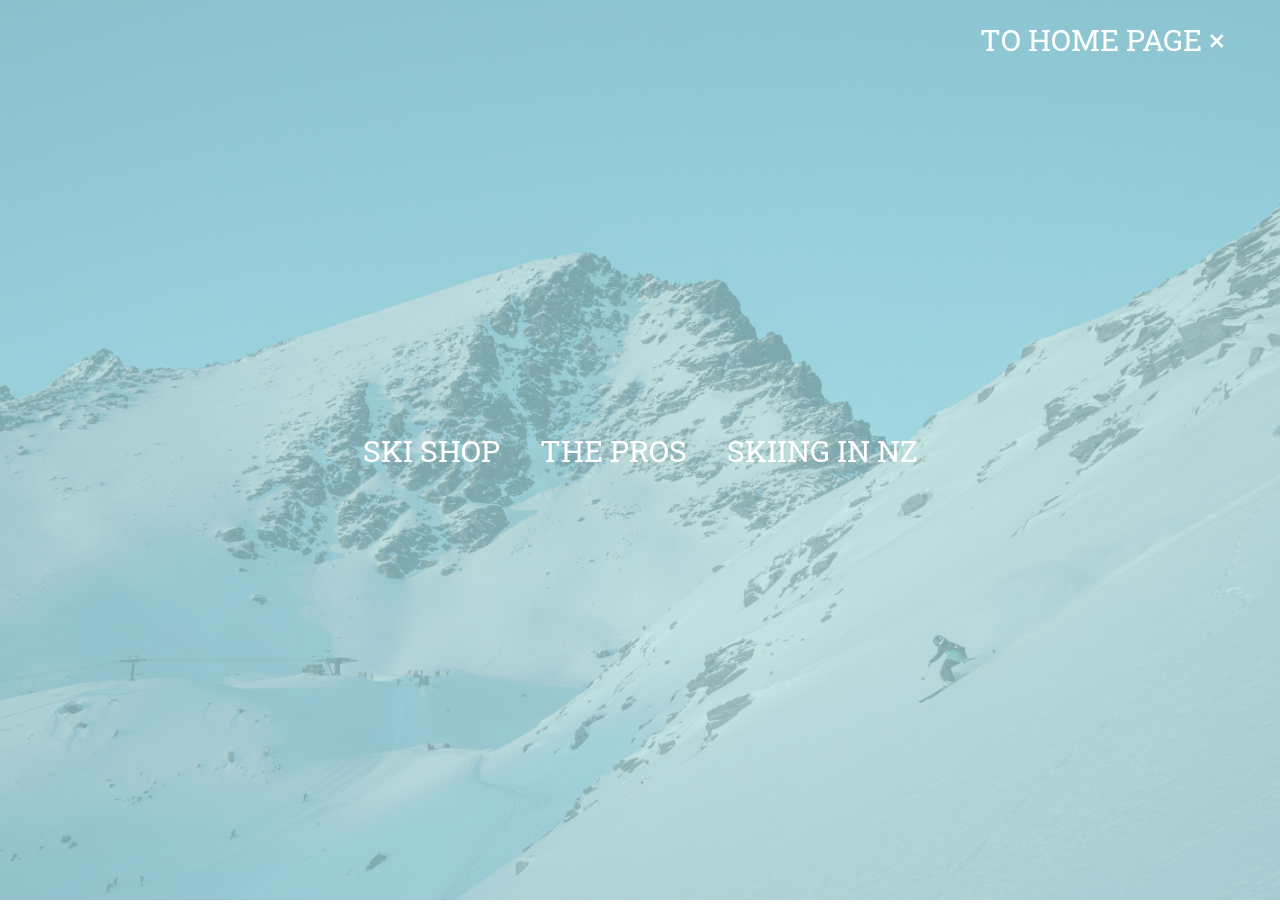
<file: index.html>
<!DOCTYPE html>
<html lang="en">
<head>
  <meta charset="UTF-8">
  <meta name="viewport" content="width=device-width, initial-scale=1.0">
  <meta http-equiv="X-UA-Compatible" content="ie=edge">
  <title>Skiers paradise</title>
  <link rel="stylesheet" href="style.css">
</head>
<body>
  <div id="overlay">
    <a href="javascript:void(0)" id="closebtn" onclick="off()">TO HOME PAGE &times;</a>
    <div id="navover">
      <a href="shop.html">SKI SHOP</a>
      <a href="pros.html">THE PROS</a>
      <a href="skinz.html">SKIING IN NZ</a>
    </div>
  </div>


  <div class="slideshow-container">
    <div class="mySlide">
      <img src="remarks-min.jpg" alt="Picture of the Remarkables">
    </div>

    <div class="mySlide">
      <img src="coronet-min.jpg" alt="Picture of Coronet Peak">
    </div>

    <div class="mySlide">
      <img src="remarks2-min.jpg" alt="Picture of the Remarkables">
    </div>

    <div class="mySlide">
      <img src="nightski-min.jpg" alt="Night skiing up Coronet Peak">
    </div>
  </div>
  <div id="underlay">
    <nav id="navigation1">
      <div class="nav-item"><a href="index.html">HOME</a></div>
      <div class="nav-item"><a href="shop.html">SKI SHOP</a></div>
      <div class="nav-item"><a href="pros.html">THE PROS</a></div>
      <div class="nav-item"><a href="skinz.html">SKIING IN NZ</a></div>
    </nav>
    <div class="sidenav">
      <button id="openbtn" onclick="openNav()">&#9776; Menu</button>
      <div id="navigation2">
        <div class="sidepanel" id="mySidepanel">
          <a href="javascript:void(0)" class="xbtn" onclick="closeNav()">&times;</a>
          <a href="index.html">HOME</a>
          <a href="shop.html">SKI SHOP</a>
          <a href="pros.html">THE PROS</a>
          <a href="skinz.html">SKIING IN NZ</a>
        </div>
    </div>
    </div>

    <div class="wrapper">
      <div class="text">
        <p>Coronet Peak and Remarkables are the two main Ski fields within the Queenstown region. The mountains are hugely popular and are incredibly significant wihin the Wakatipu basin. Every year, hundreds of thousands flock to the ski fields to get a piece of that paradise. The ski fields have provided the region with lots of jobs and infastructure. This website has everything that you need to take your skiing in New Zealand to the next level. Pick up some awesome gear at our online shop, watch some pros shred the powder and find out about the history of our wonderful ski fields.</p>
      </div>
    </div>
    <footer>
      <div class="footers">
        <div class="f-col1">
          <p>Come check us out or get in touch! </p>
          <p>PH: 025212313442</p>
          <p>EM: skiing@queenstown.com</p>
        </div>
        <div class="f-col2">
        <iframe src="https://www.google.com/maps/embed?pb=!1m18!1m12!1m3!1d2821.8635431935922!2d168.74926758948334!3d-45.02476967418438!2m3!1f0!2f0!3f0!3m2!1i1024!2i768!4f13.1!3m3!1m2!1s0xa9d51d9d00000007%3A0x9b0ca3469a313661!2sWakatipu%20High%20School!5e0!3m2!1sen!2snz!4v1630272941429!5m2!1sen!2snz" style="border:0;" allowfullscreen="" loading="lazy"></iframe>
      </div>
    </div>
    </footer>
  </div>
  <script src="script.js"></script>
</body>
</html>
</file>
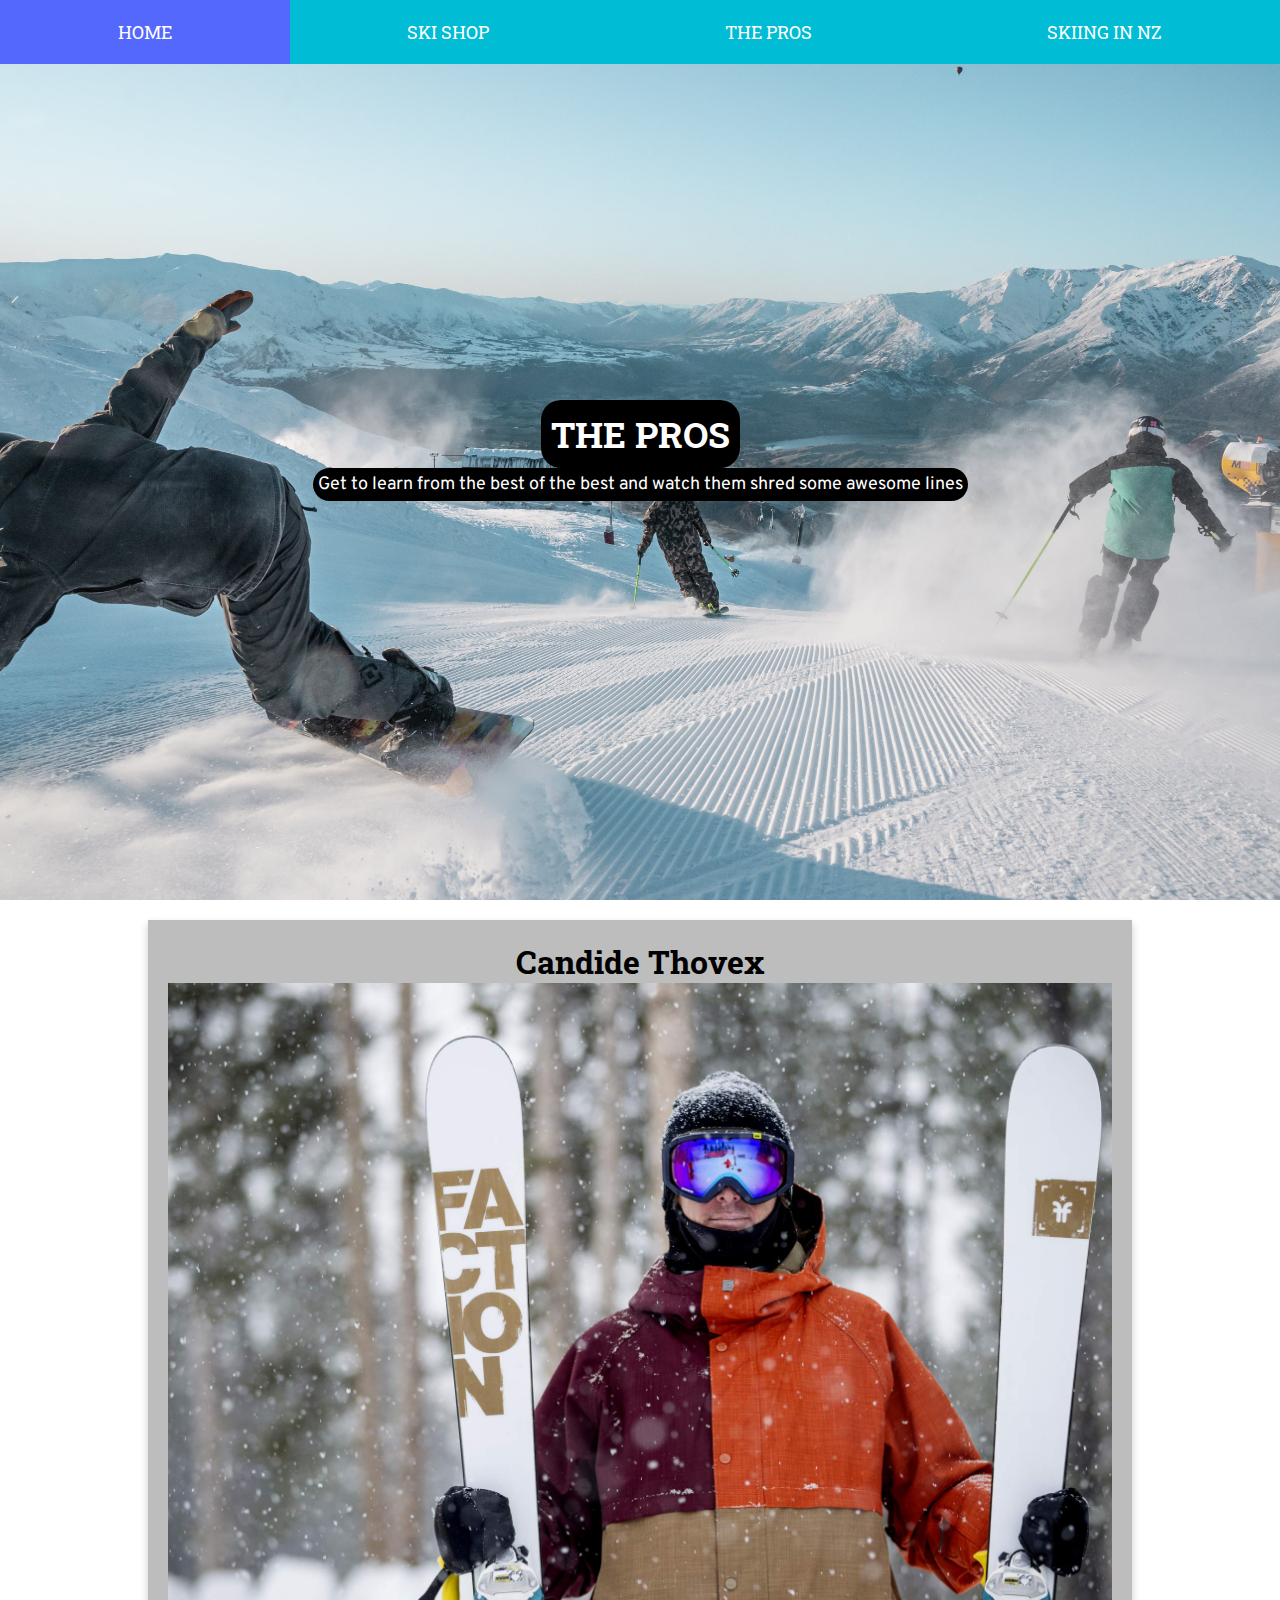
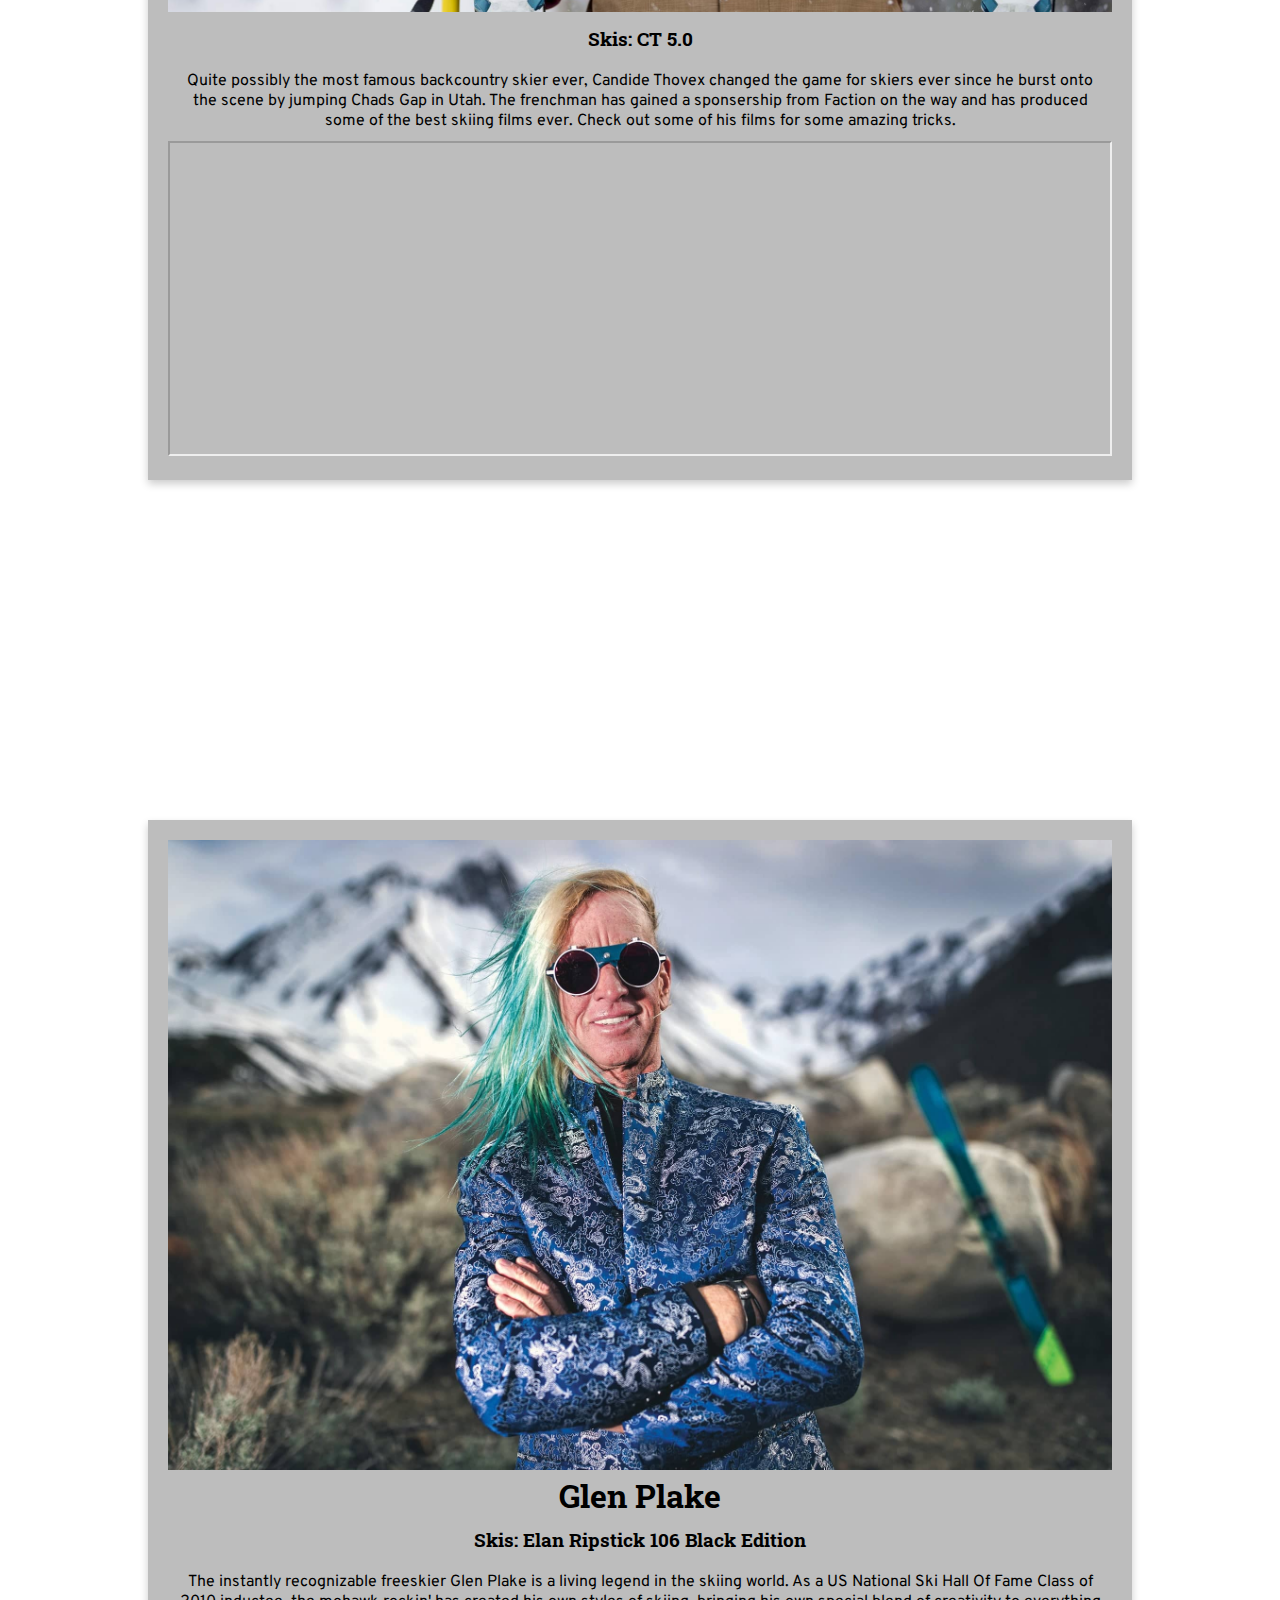
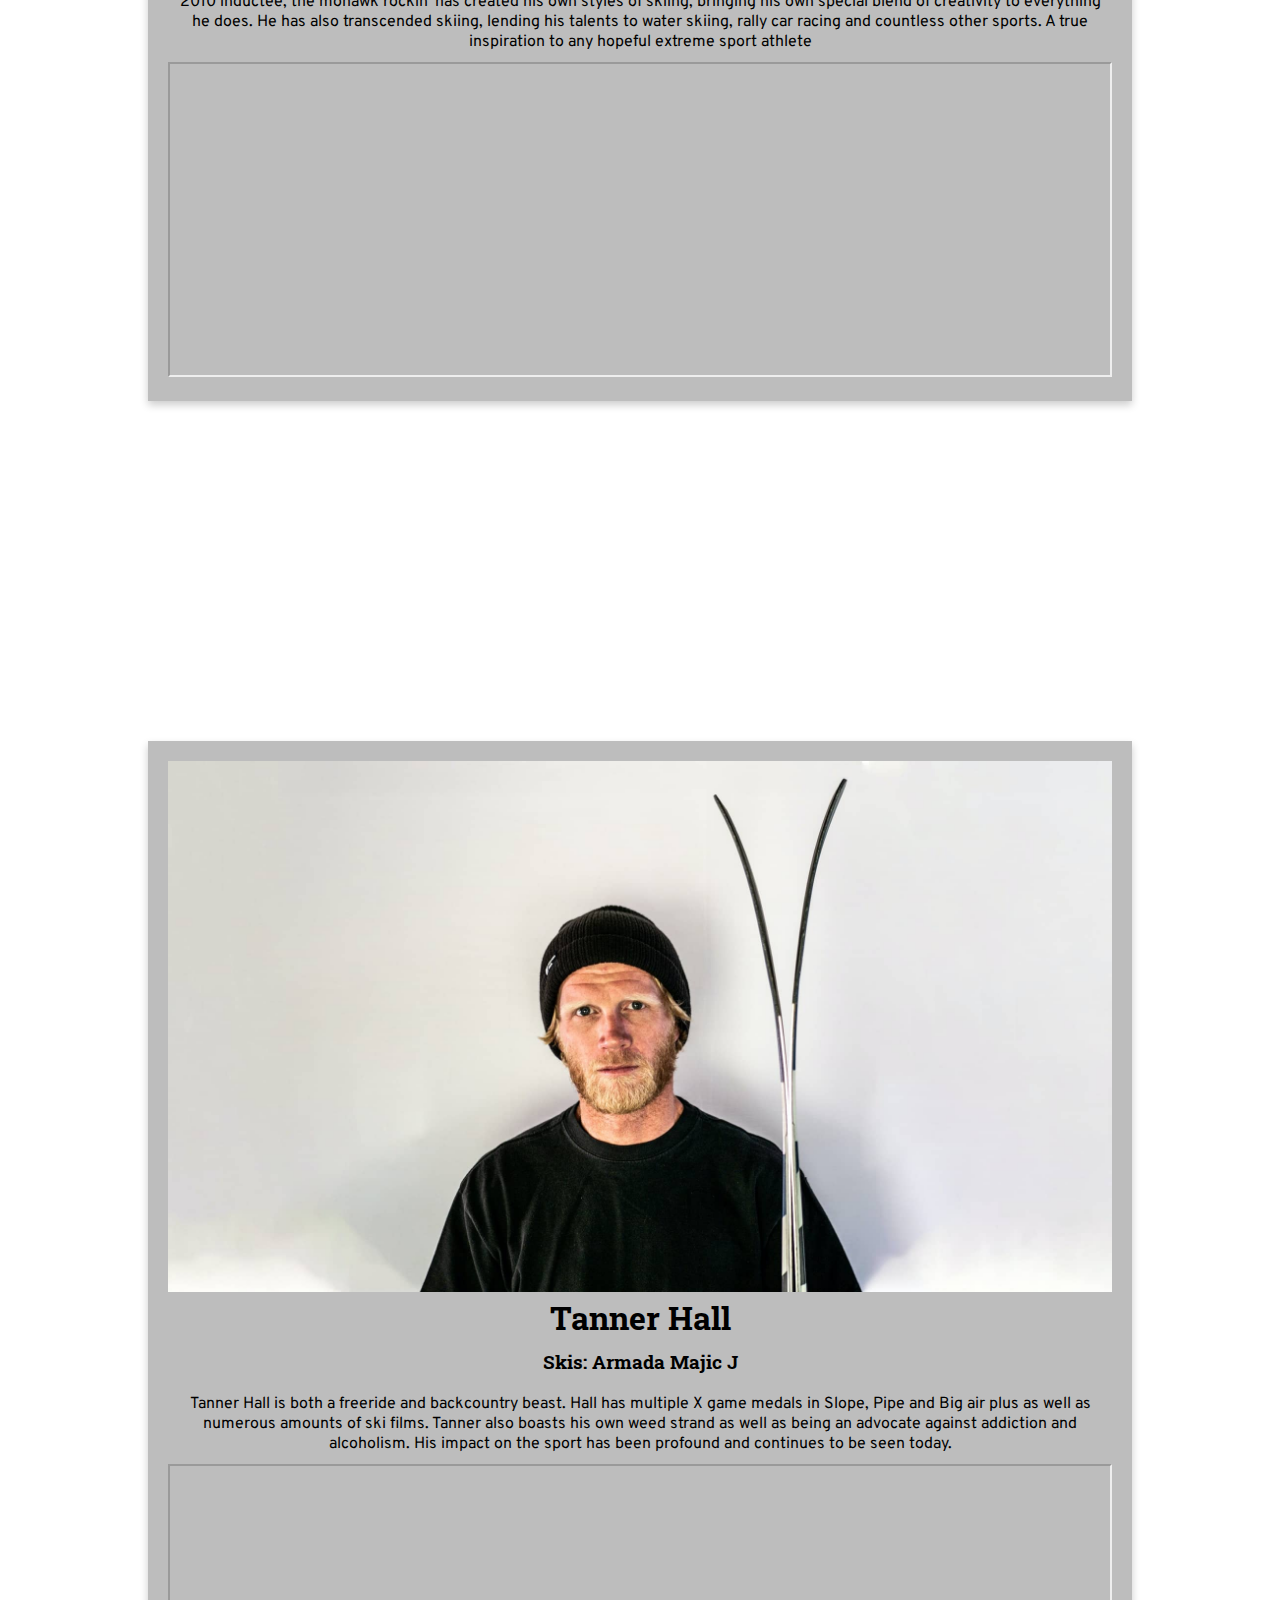
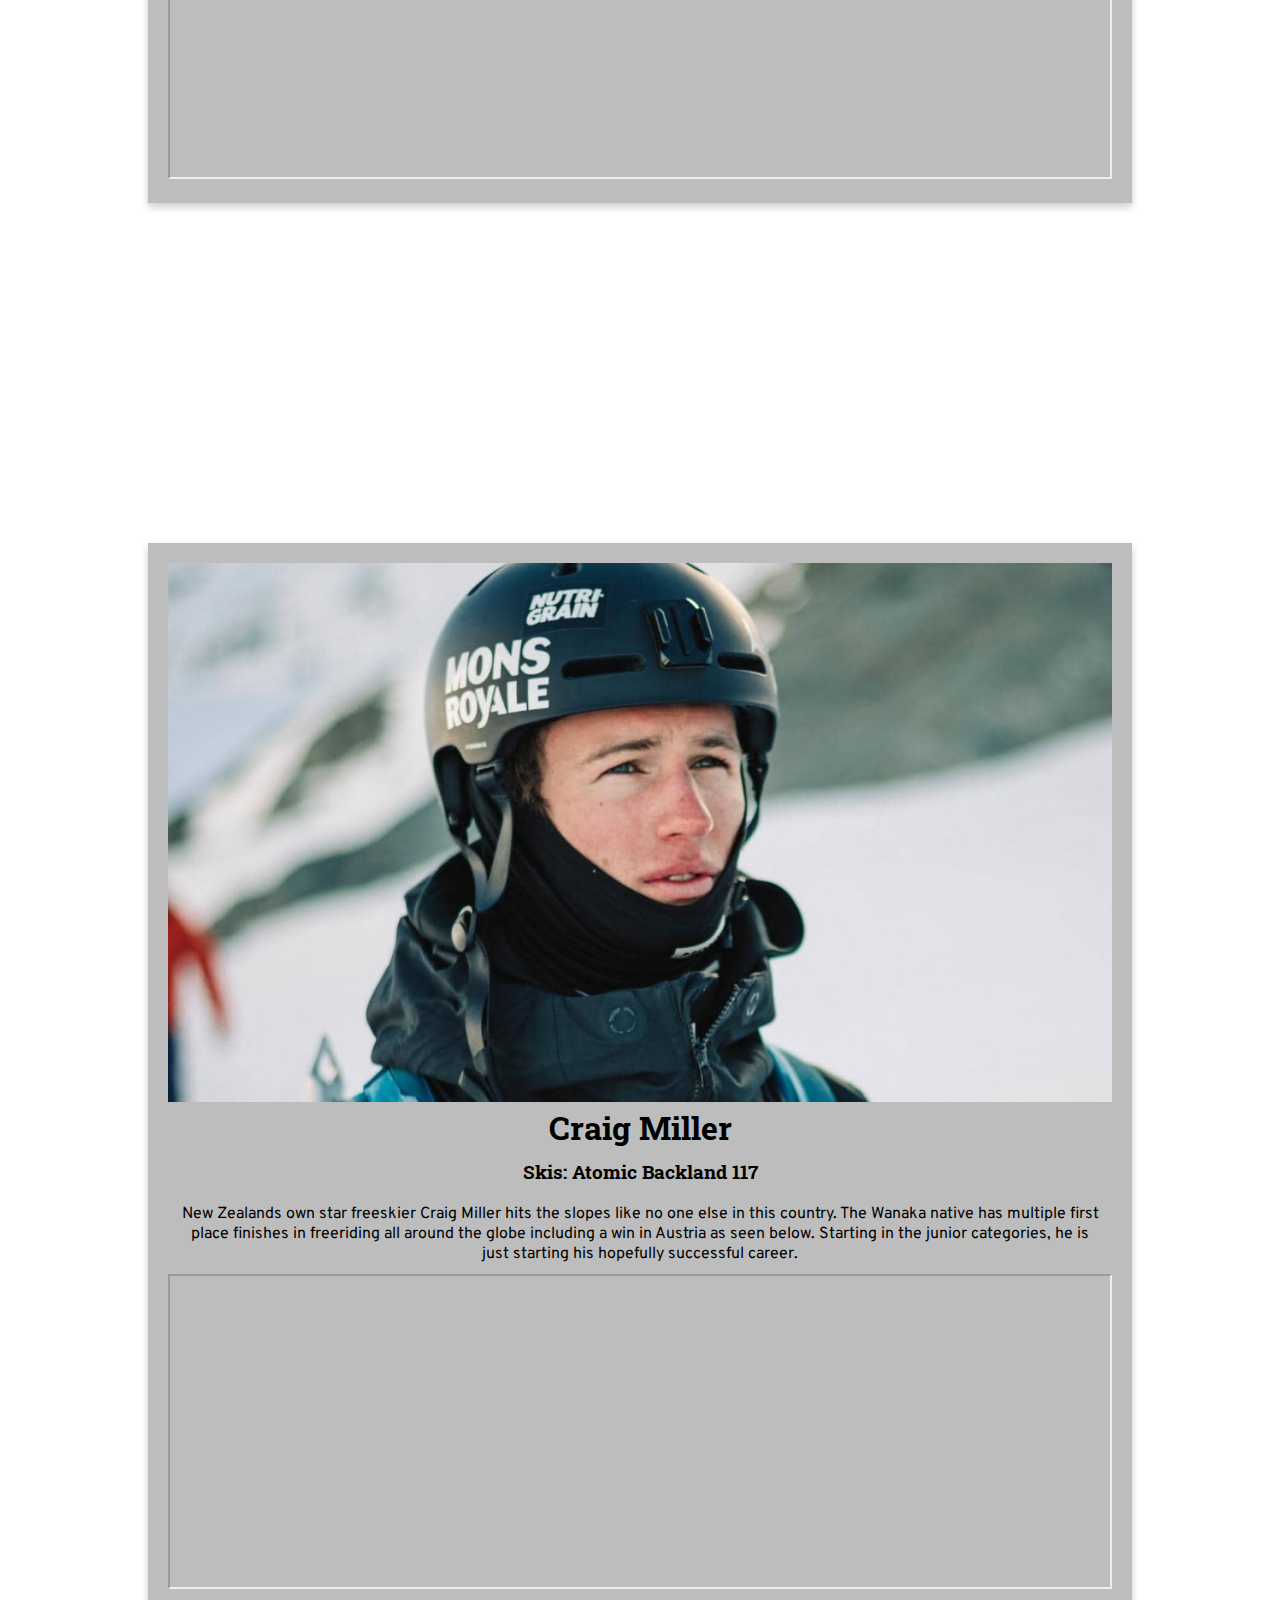
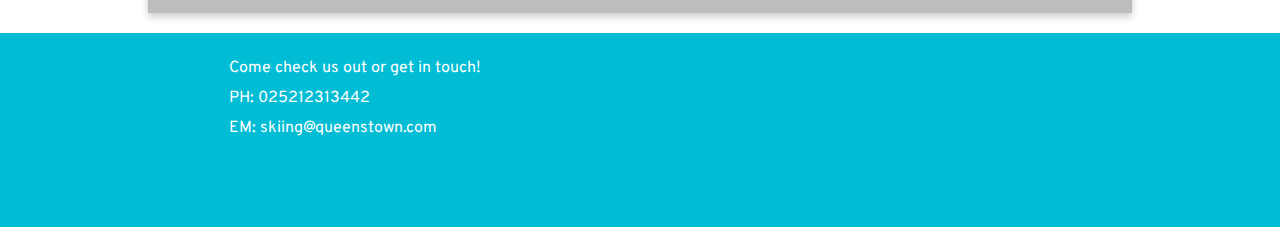
<file: pros.html>
<!DOCTYPE html>
<html lang="en">
<head>
  <meta charset="UTF-8">
  <meta name="viewport" content="width=device-width, initial-scale=1.0">
  <meta http-equiv="X-UA-Compatible" content="ie=edge">
  <title>Skiers paradise</title>
  <link rel="stylesheet" href="style.css">
</head>
<body>
  <nav id="navigation1">
    <div class="nav-item"><a href="index.html">HOME</a></div>
    <div class="nav-item"><a href="shop.html">SKI SHOP</a></div>
    <div class="nav-item"><a href="pros.html">THE PROS</a></div>
    <div class="nav-item"><a href="skinz.html">SKIING IN NZ</a></div>
  </nav>
  <div class="sidenav">
    <button id="openbtn" onclick="openNav()">&#9776; Menu</button>
    <div id="navigation2">
      <div class="sidepanel" id="mySidepanel">
        <a href="javascript:void(0)" class="xbtn" onclick="closeNav()">&times;</a>
        <a href="index.html">HOME</a>
        <a href="shop.html">SKI SHOP</a>
        <a href="pros.html">THE PROS</a>
        <a href="skinz.html">SKIING IN NZ</a>
      </div>
    </div>
  </div>
    <div id="showcasepro">
      <h1>THE PROS</h1>
      <p>Get to learn from the best of the best and watch them shred some awesome lines</p>
    </div>
    <div class="proinfo">
      <div class="procard">
        <h1>Candide Thovex</h1>
        <img src="candide-min.jpg" alt="Candide Thovex">
        <h3>Skis: <a href="https://factionskis.com/collections/candide-thovex-signature-series/products/candide-thovex-ct-5-0-ski-2122?variant=39498960371763" class="ski" target="_blank">CT 5.0</a></h3>
        <p>Quite possibly the most famous backcountry skier ever, Candide Thovex changed the game for skiers ever since he burst onto the scene by jumping Chads Gap in Utah. The frenchman has gained a sponsership from Faction on the way and has produced some of the best skiing films ever. Check out some of his films for some amazing tricks.</p>
        <iframe width="560" height="315" src="https://www.youtube.com/embed/NHrwcQQ38bA" title="YouTube video player" allow="accelerometer; autoplay; clipboard-write; encrypted-media; gyroscope; picture-in-picture" allowfullscreen></iframe>
      </div>


    </div>
    <div class="gap-fill">
    </div>
    <div class="proinfo">
      <div class="procard">
        <img src="glenplake-min.jpg" alt="Glen Plake">
        <h1>Glen Plake</h1>
        <h3>Skis: <a href="https://elanskis.com/eu/mens-skis/freeride/ripstick-106-black-edition-adahpb21" class="ski" target="_blank">Elan Ripstick 106 Black Edition</a></h3>
        <p>The instantly recognizable freeskier Glen Plake is a living legend in the skiing world. As a US National Ski Hall Of Fame Class of 2010 inductee, the mohawk rockin' has created his own styles of skiing, bringing his own special blend of creativity to everything he does. He has also transcended skiing, lending his talents to water skiing, rally car racing and countless other sports. A true inspiration to any hopeful extreme sport athlete</p>
        <iframe width="560" height="315" src="https://www.youtube.com/embed/ipIa-cbOMaE" title="YouTube video player" allow="accelerometer; autoplay; clipboard-write; encrypted-media; gyroscope; picture-in-picture" allowfullscreen></iframe>
      </div>
    </div>
    <div class="gap-fill2">
    </div>
    <div class="proinfo">
      <div class="procard">
        <img src="tanner-min.jpg" alt="Tanner Hall">
        <h1>Tanner Hall</h1>
        <h3>Skis: <a href="https://shop.armadaskis.com/en-us/products/magic-j-ra0265.html" class="ski" target="_blank">Armada Majic J</a></h3>
        <p>Tanner Hall is both a freeride and backcountry beast. Hall has multiple X game medals in Slope, Pipe and Big air plus as well as numerous amounts of ski films. Tanner also boasts his own weed strand as well as being an advocate against addiction and alcoholism. His impact on the sport has been profound and continues to be seen today.</p>
        <iframe width="560" height="315" src="https://www.youtube.com/embed/IUOtP2i_C9k" title="YouTube video player" allow="accelerometer; autoplay; clipboard-write; encrypted-media; gyroscope; picture-in-picture" allowfullscreen></iframe>
      </div>
    </div>
    <div class="gap-fill3">
    </div>
    <div class="proinfo">
      <div class="procard">
        <img src="craig-min.jpg" alt="Craig Miller">
        <h1>Craig Miller</h1>
        <h3>Skis: <a href="https://shop.atomic.com/en-nz/products/backland-117-aa5312.html" class="ski" target="_blank">Atomic Backland 117</a></h3>
        <p>New Zealands own star freeskier Craig Miller hits the slopes like no one else in this country. The Wanaka native has multiple first place finishes in freeriding all around the globe including a win in Austria as seen below. Starting in the junior categories, he is just starting his hopefully successful career.</p>
        <iframe width="560" height="315" src="https://www.youtube.com/embed/kAAJROG1byQ" title="YouTube video player" allow="accelerometer; autoplay; clipboard-write; encrypted-media; gyroscope; picture-in-picture" allowfullscreen></iframe>
      </div>
    </div>

    <footer>
      <div class="footers">
        <div class="f-col1">
          <p>Come check us out or get in touch! </p>
          <p>PH: 025212313442</p>
          <p>EM: skiing@queenstown.com</p>
        </div>
          <div class="f-col2">
            <iframe src="https://www.google.com/maps/embed?pb=!1m18!1m12!1m3!1d2821.8635431935922!2d168.74926758948334!3d-45.02476967418438!2m3!1f0!2f0!3f0!3m2!1i1024!2i768!4f13.1!3m3!1m2!1s0xa9d51d9d00000007%3A0x9b0ca3469a313661!2sWakatipu%20High%20School!5e0!3m2!1sen!2snz!4v1630272941429!5m2!1sen!2snz" style="border:0;" allowfullscreen="" loading="lazy"></iframe>
        </div>
      </div>
    </footer>
  <script src="script.js"></script>
</body>
</html>
</file>
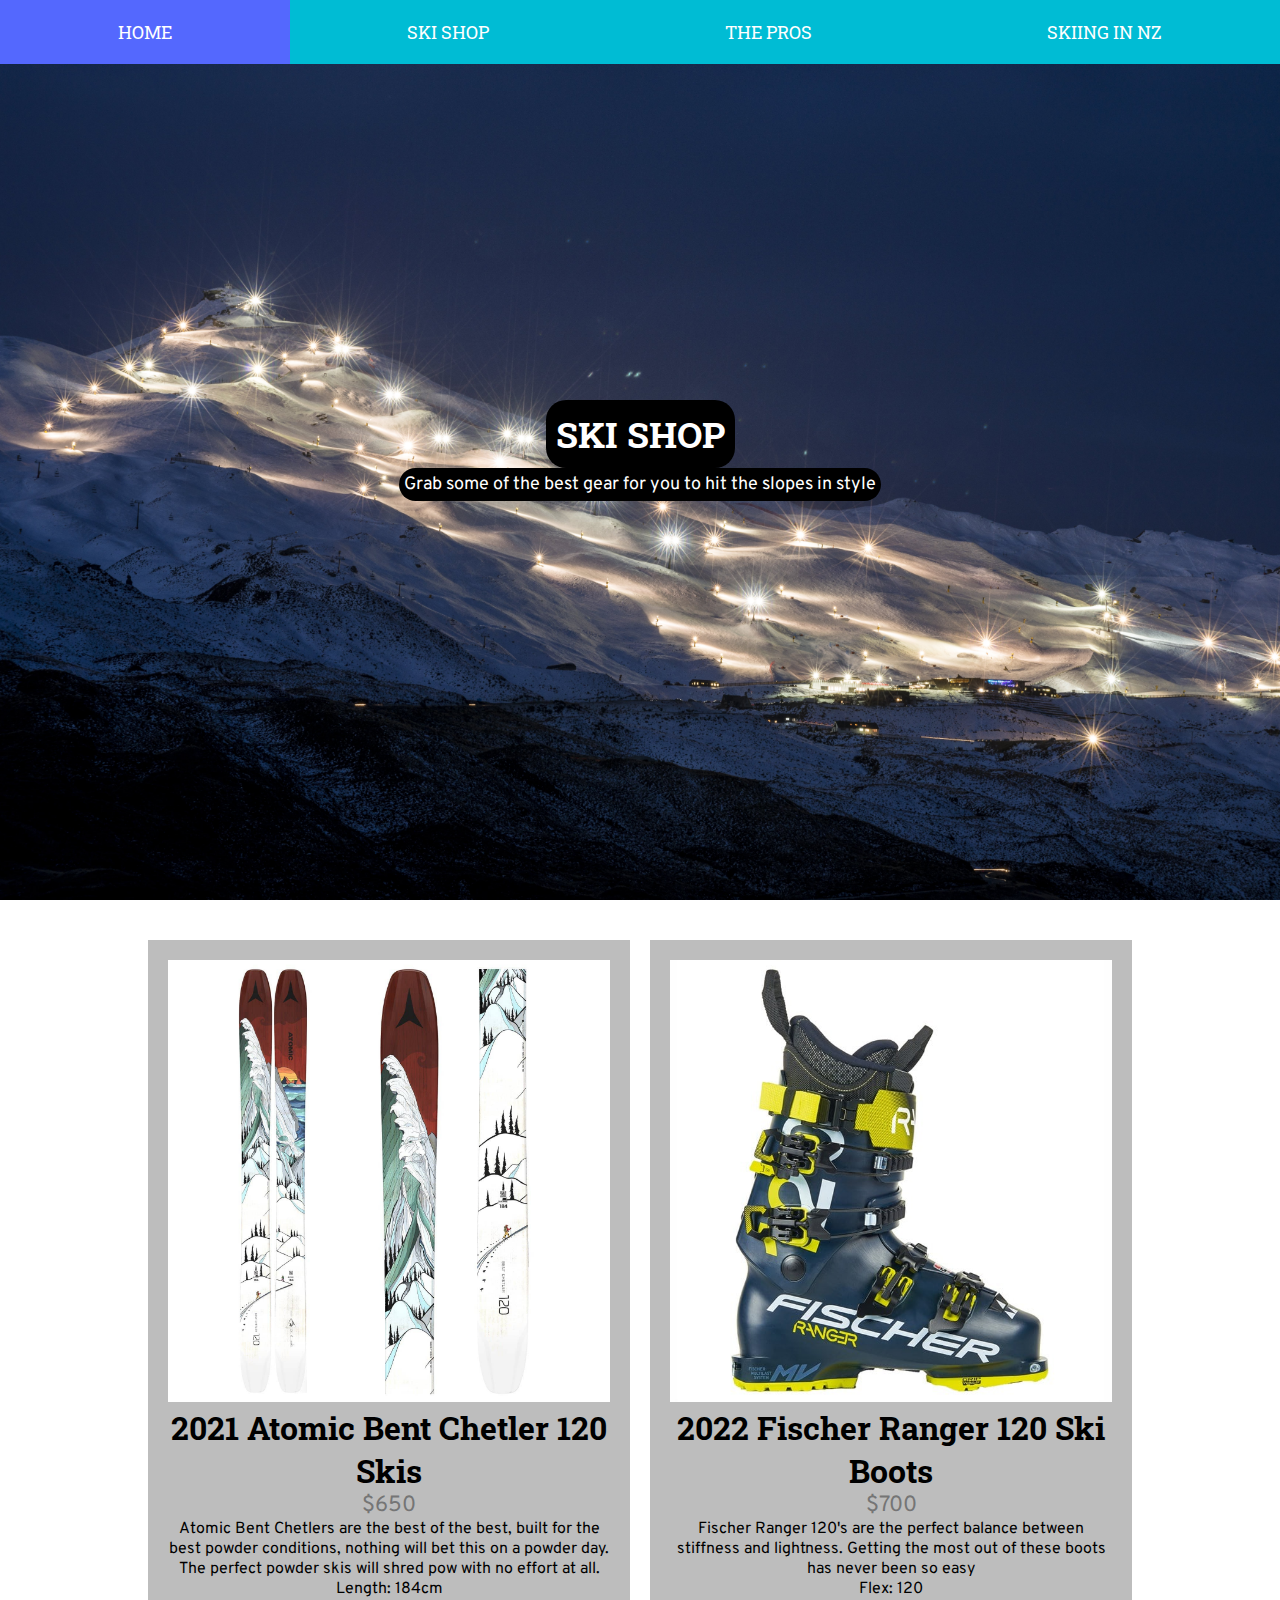
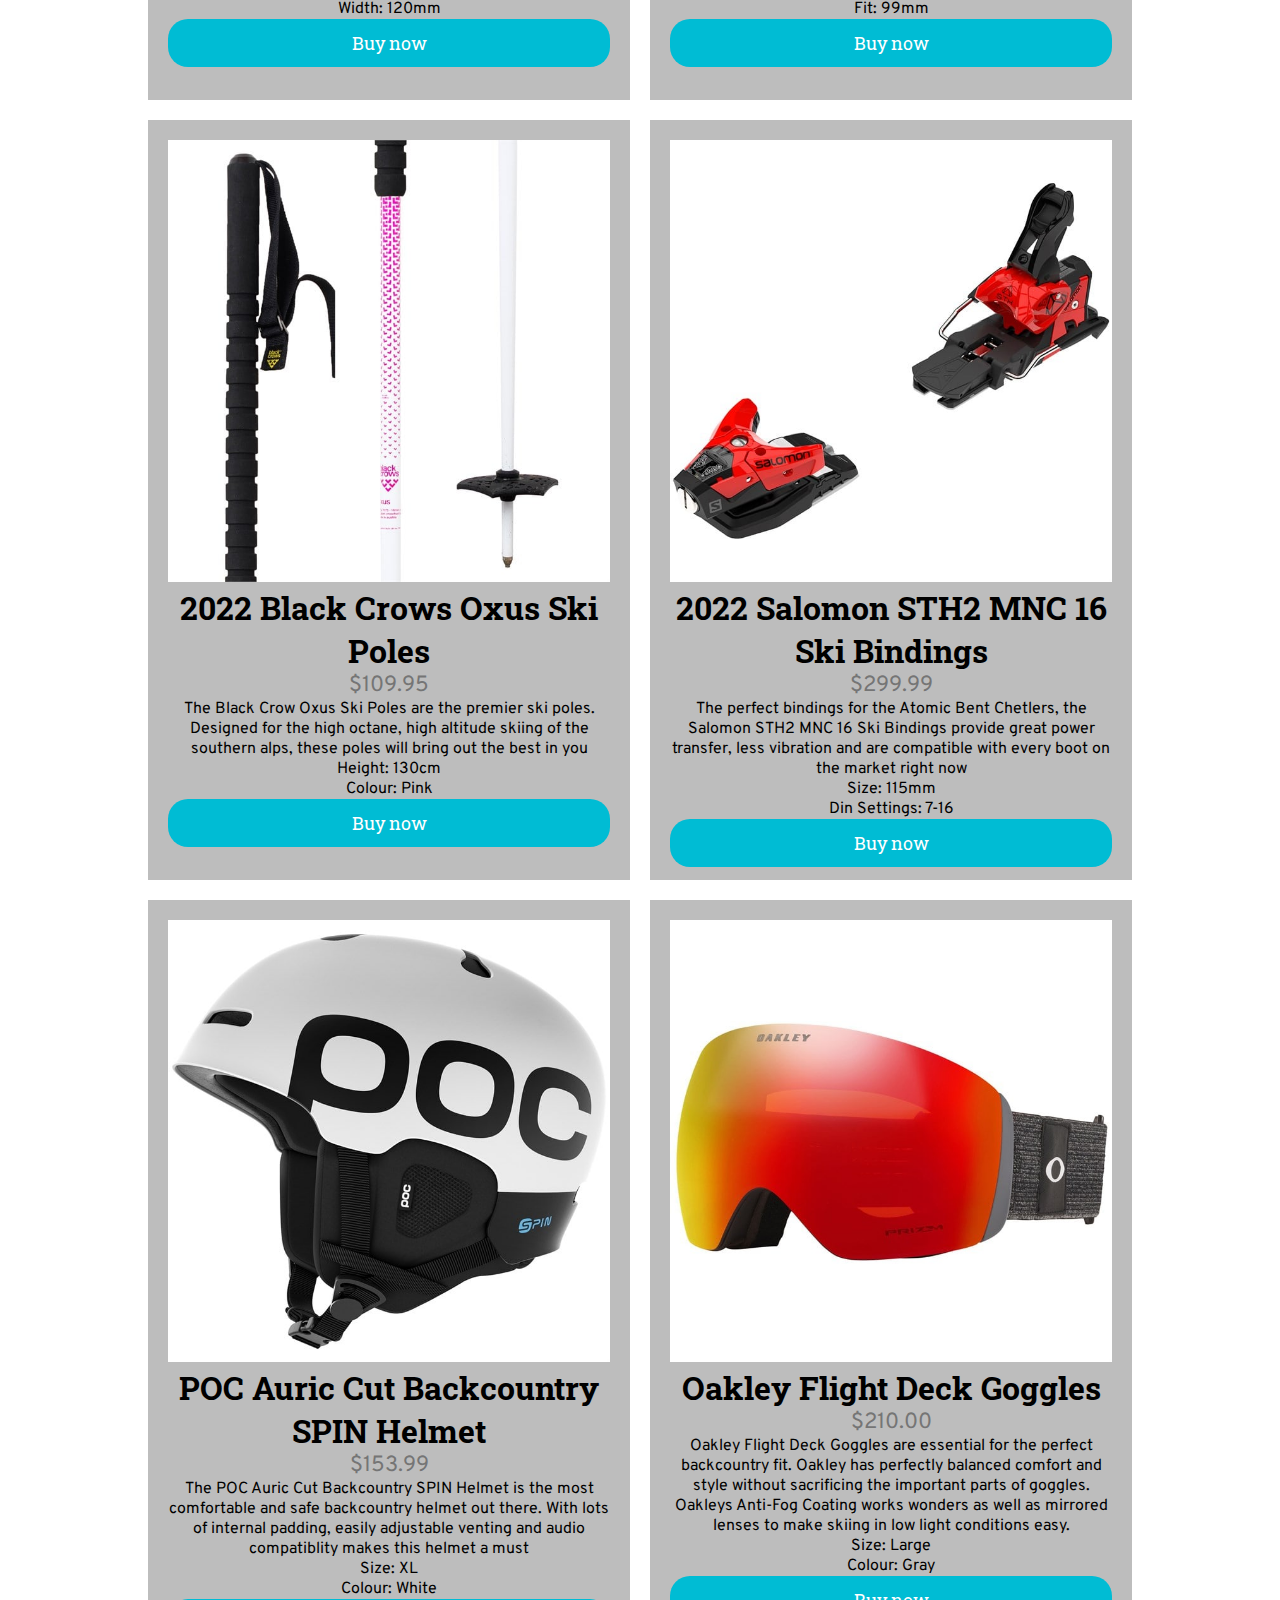
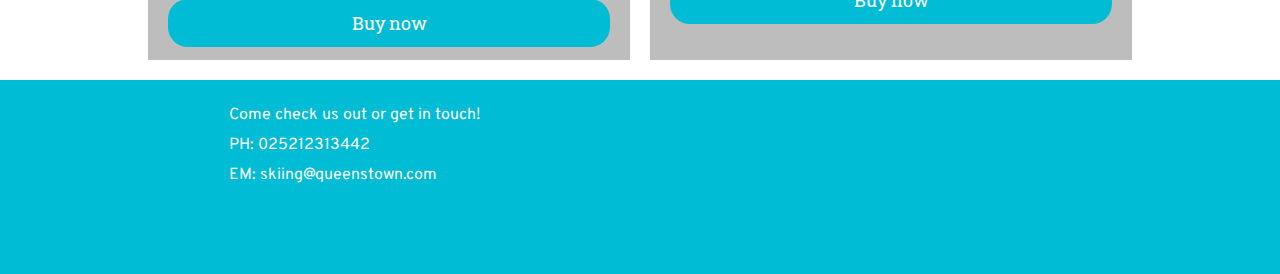
<file: shop.html>
<!DOCTYPE html>
<html lang="en">
<head>
  <meta charset="UTF-8">
  <meta name="viewport" content="width=device-width, initial-scale=1.0">
  <meta http-equiv="X-UA-Compatible" content="ie=edge">
  <title>Skiers paradise</title>
  <link rel="stylesheet" href="style.css">
</head>
<body>
  <nav id="navigation1">
    <div class="nav-item"><a href="index.html">HOME</a></div>
    <div class="nav-item"><a href="shop.html">SKI SHOP</a></div>
    <div class="nav-item"><a href="pros.html">THE PROS</a></div>
    <div class="nav-item"><a href="skinz.html">SKIING IN NZ</a></div>
  </nav>
  <div class="sidenav">
    <button id="openbtn" onclick="openNav()">&#9776; Menu</button>
    <div id="navigation2">
      <div class="sidepanel" id="mySidepanel">
        <a href="javascript:void(0)" class="xbtn" onclick="closeNav()">&times;</a>
        <a href="index.html">HOME</a>
        <a href="shop.html">SKI SHOP</a>
        <a href="pros.html">THE PROS</a>
        <a href="skinz.html">SKIING IN NZ</a>
      </div>
    </div>
  </div>
    <div id="showcase">
      <h1>SKI SHOP</h1>
      <p>Grab some of the best gear for you to hit the slopes in style</p>
    </div>
    <div id="skishop">
      <div class="card">
        <img src="bentchetlers-min.jpg" alt="Atomic Bent Chetler skis">
        <h1>2021 Atomic Bent Chetler 120 Skis</h1>
        <p class="price">$650</p>
        <p>Atomic Bent Chetlers are the best of the best, built for the best powder conditions, nothing will bet this on a powder day. The perfect powder skis will shred pow with no effort at all.</p>
        <p>Length: 184cm</p>
        <p>Width: 120mm</p>
        <a href="https://www.evo.com/outlet/skis/atomic-bent-chetler-120-2021" class="btn" target="_blank">Buy now</a>
      </div>
      <div class="card">
        <img src="fischerboot-min.jpg" alt="Fischer Ranger 120 Ski boot">
        <h1>2022 Fischer Ranger 120 Ski Boots</h1>
        <p class="price">$700</p>
        <p>Fischer Ranger 120's are the perfect balance between stiffness and lightness. Getting the most out of these boots has never been so easy</p>
        <p>Flex: 120</p>
        <p>Fit: 99mm</p>
        <a href="https://www.evo.com/alpine-touring-ski-boots/fischer-ranger-120" class="btn" target="_blank">Buy now</a>
      </div>
      <div class="card">
        <img src="poles-min.jpg" alt="Black Crows Oxus Ski Poles 2022">
        <h1>2022 Black Crows Oxus Ski Poles</h1>
        <p class="price">$109.95</p>
        <p>The Black Crow Oxus Ski Poles are the premier ski poles. Designed for the high octane, high altitude skiing of the southern alps, these poles will bring out the best in you</p>
        <p>Height: 130cm</p>
        <p>Colour: Pink</p>
        <a href="https://www.evo.com/outlet/ski-poles/black-crows-oxus" class="btn" target="_blank">Buy now</a>
      </div>
      <div class="card">
        <img src="bindings-min.jpg" alt="Salomon STH2 MNC 16 Ski Bindings 2022">
        <h1>2022 Salomon STH2 MNC 16 Ski Bindings</h1>
        <p class="price">$299.99</p>
        <p>The perfect bindings for the Atomic Bent Chetlers, the Salomon STH2 MNC 16 Ski Bindings provide great power transfer, less vibration and are compatible with every boot on the market right now</p>
        <p>Size: 115mm</p>
        <p>Din Settings: 7-16</p>
        <a href="https://www.evo.com/alpine-ski-bindings/salomon-sth2-mnc-16#image=197418/811264/salomon-sth2-mnc-16-ski-bindings-2022-.jpg" class="btn" target="_blank">Buy now</a>
      </div>
      <div class="card">
        <img src="helmet-min.jpg" alt="POC Auric Cut Backcountry SPIN Helmet">
        <h1>POC Auric Cut Backcountry SPIN Helmet</h1>
        <p class="price">$153.99</p>
        <p>The POC Auric Cut Backcountry SPIN Helmet is the most comfortable and safe backcountry helmet out there. With lots of internal padding, easily adjustable venting and audio compatiblity makes this helmet a must</p>
        <p>Size: XL</p>
        <p>Colour: White</p>
        <a href="https://www.evo.com/outlet/helmets/poc-auric-cut-backcountry-spin-helmet#image=121389/537014/poc-auric-cut-backcountry-spin-helmet-.jpg" class="btn" target="_blank">Buy now</a>
      </div>
      <div class="card">
        <img src="goggles-min.jpg" alt="Oakley Flight Deck Goggles">
        <h1>Oakley Flight Deck Goggles</h1>
        <p class="price">$210.00</p>
        <p>Oakley Flight Deck Goggles are essential for the perfect backcountry fit. Oakley has perfectly balanced comfort and style without sacrificing the important parts of goggles. Oakleys Anti-Fog Coating works wonders as well as mirrored lenses to make skiing in low light conditions easy.</p>
        <p>Size: Large</p>
        <p>Colour: Gray</p>
        <a href="https://www.evo.com/outlet/goggles/oakley-flight-deck#image=83182/762039/oakley-flight-deck-goggles-.jpg" class="btn" target="_blank">Buy now</a>
      </div>

    </div>

    <footer>
      <div class="footers">
        <div class="f-col1">
          <p>Come check us out or get in touch! </p>
          <p>PH: 025212313442</p>
          <p>EM: skiing@queenstown.com</p>
        </div>
        <div class="f-col2">
        <iframe src="https://www.google.com/maps/embed?pb=!1m18!1m12!1m3!1d2821.8635431935922!2d168.74926758948334!3d-45.02476967418438!2m3!1f0!2f0!3f0!3m2!1i1024!2i768!4f13.1!3m3!1m2!1s0xa9d51d9d00000007%3A0x9b0ca3469a313661!2sWakatipu%20High%20School!5e0!3m2!1sen!2snz!4v1630272941429!5m2!1sen!2snz" style="border:0;" allowfullscreen="" loading="lazy"></iframe>
      </div>
    </div>
    </footer>
  <script src="script.js"></script>
</body>
</html>
</file>
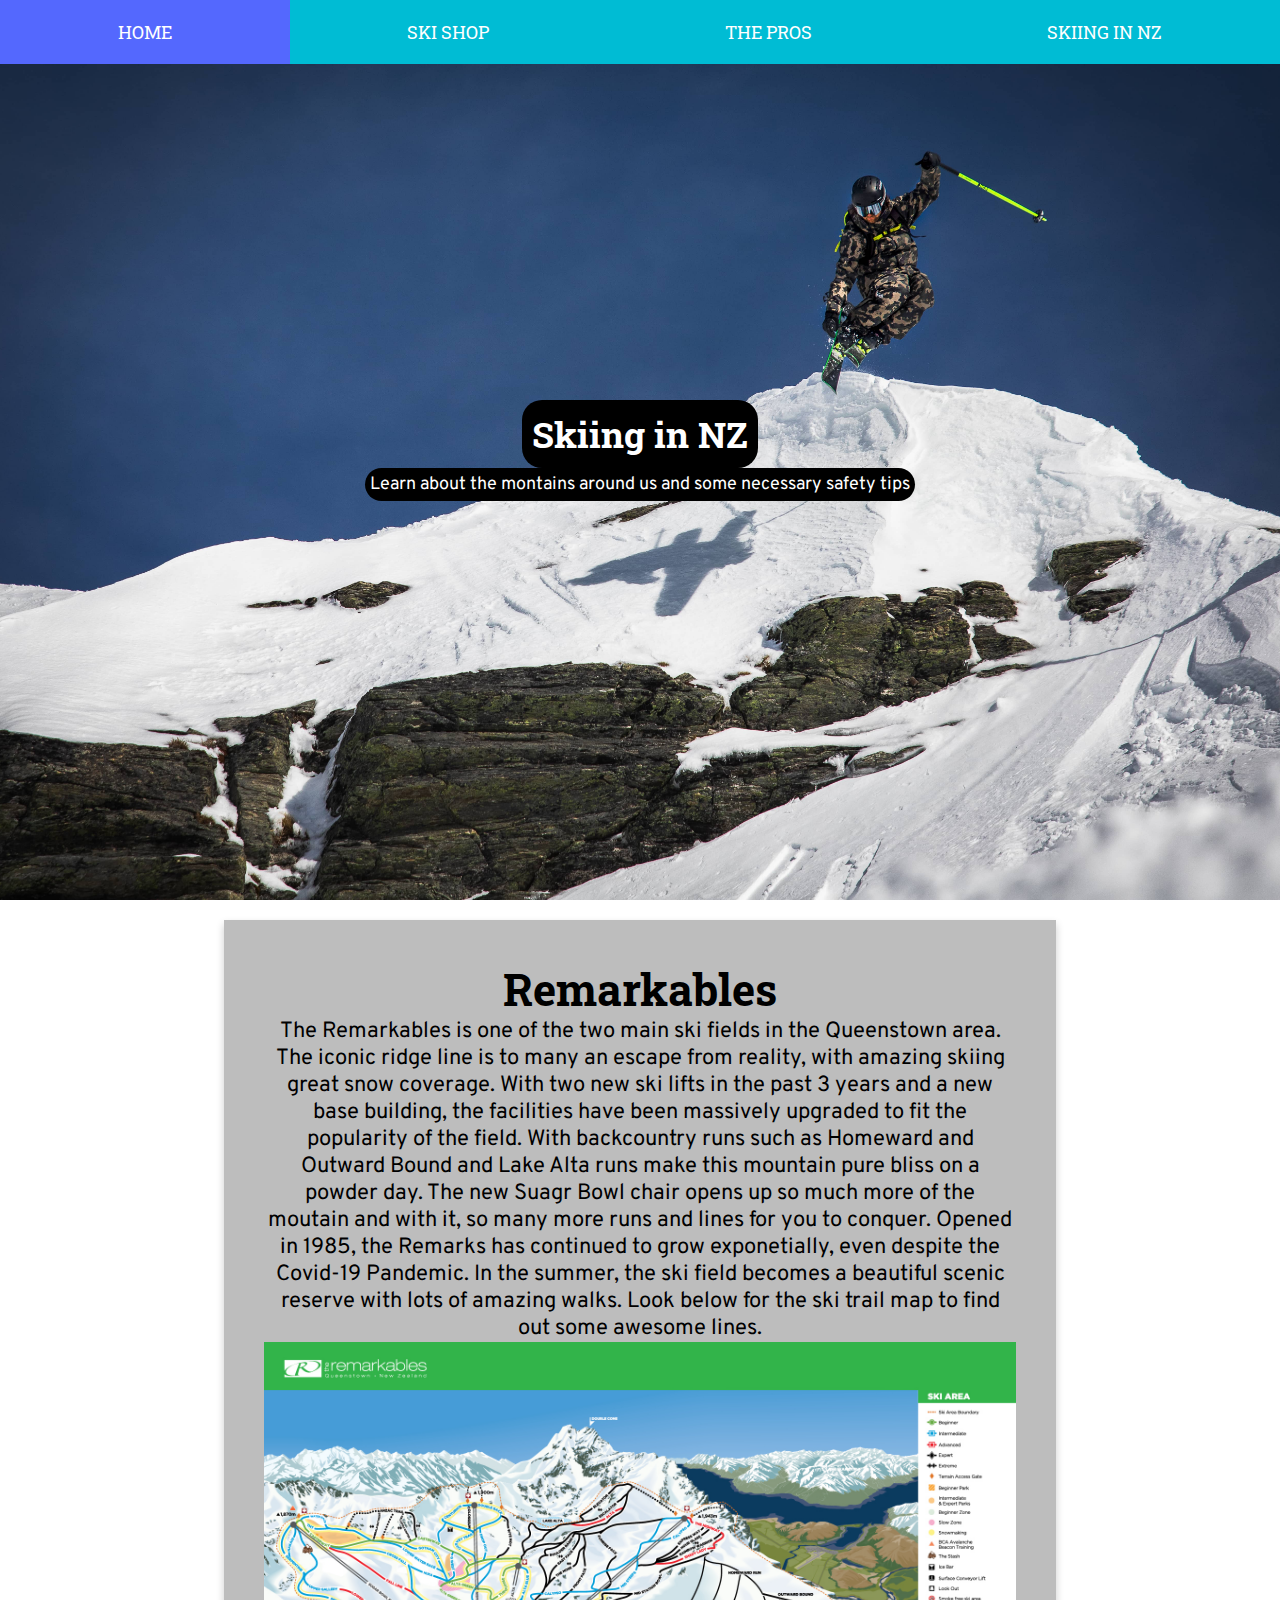
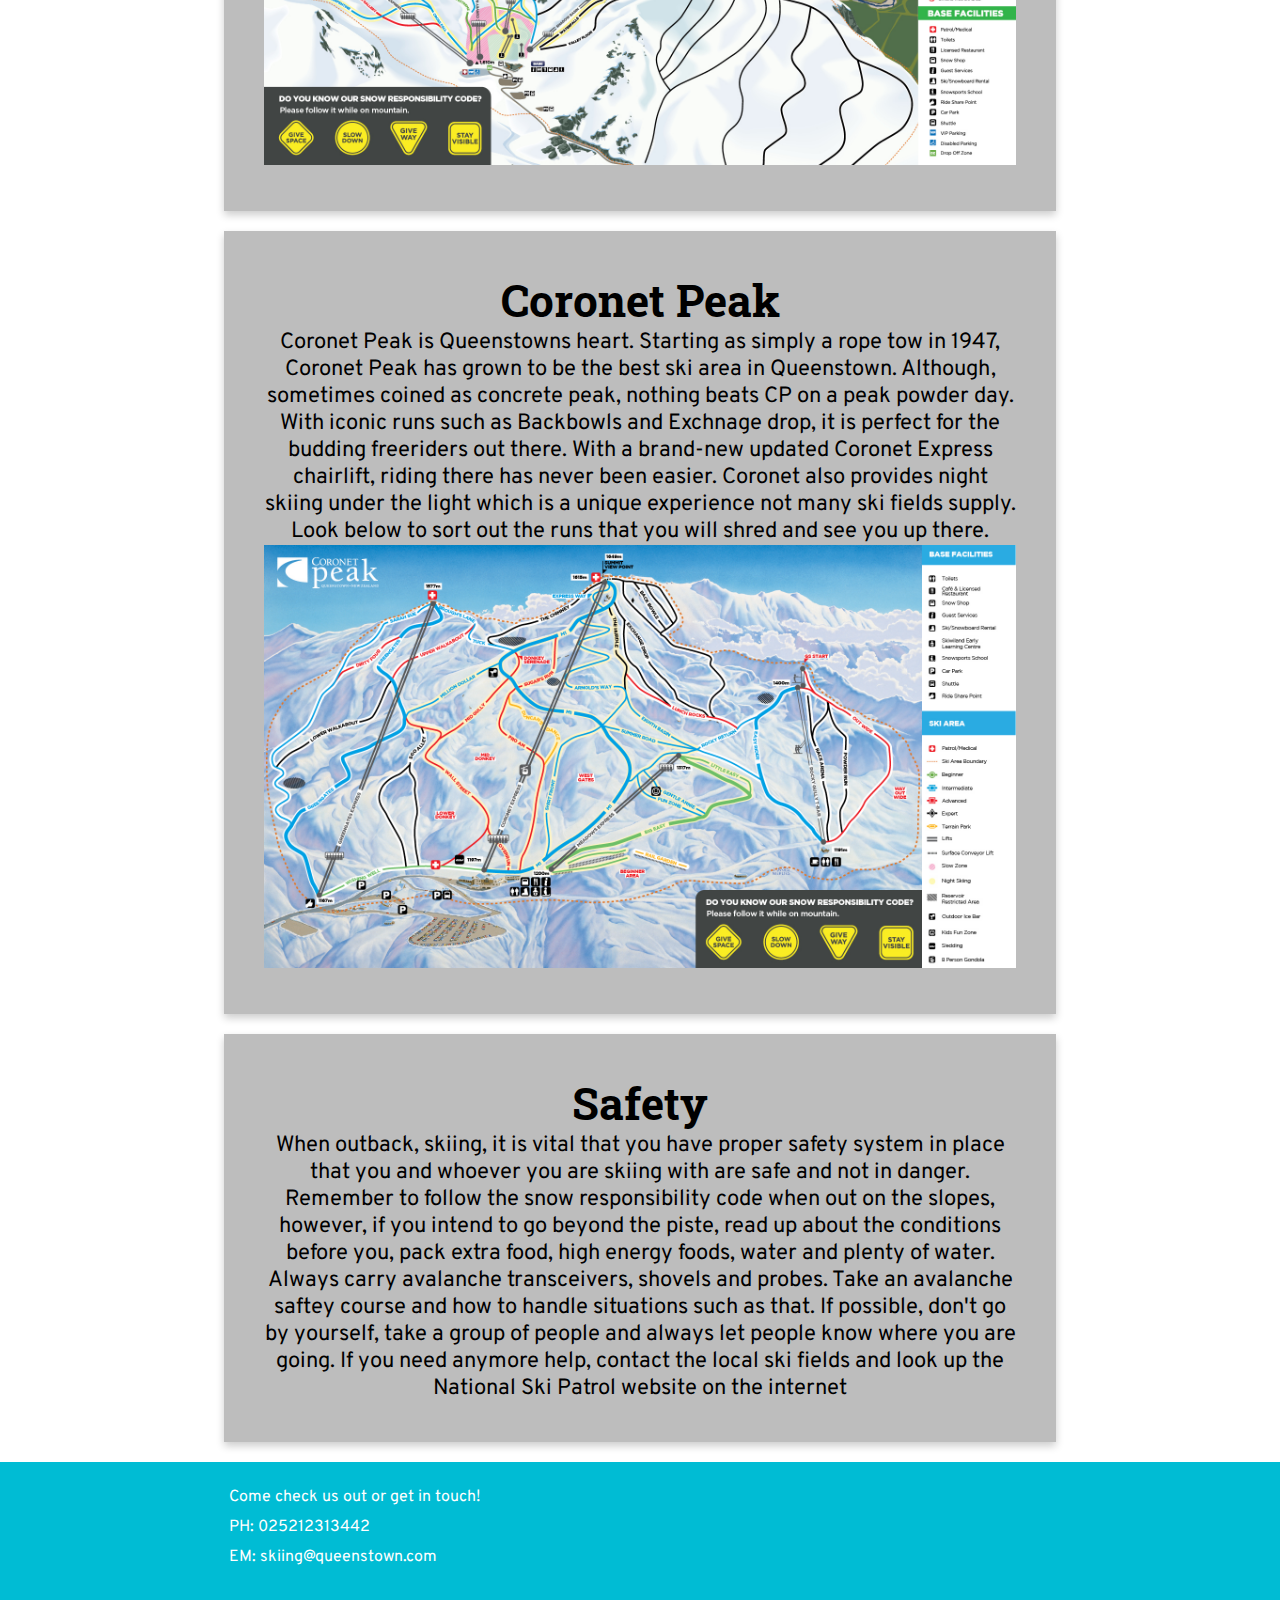
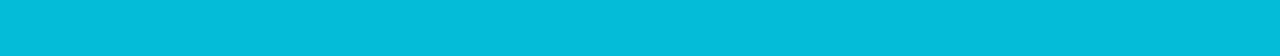
<file: skinz.html>
<!DOCTYPE html>
<html lang="en">
<head>
  <meta charset="UTF-8">
  <meta name="viewport" content="width=device-width, initial-scale=1.0">
  <meta http-equiv="X-UA-Compatible" content="ie=edge">
  <title>Skiers paradise</title>
  <link rel="stylesheet" href="style.css">
</head>
<body>
  <nav id="navigation1">
    <div class="nav-item"><a href="index.html">HOME</a></div>
    <div class="nav-item"><a href="shop.html">SKI SHOP</a></div>
    <div class="nav-item"><a href="pros.html">THE PROS</a></div>
    <div class="nav-item"><a href="skinz.html">SKIING IN NZ</a></div>
  </nav>
  <div class="sidenav">
    <button id="openbtn" onclick="openNav()">&#9776; Menu</button>
    <div id="navigation2">
      <div class="sidepanel" id="mySidepanel">
        <a href="javascript:void(0)" class="xbtn" onclick="closeNav()">&times;</a>
        <a href="index.html">HOME</a>
        <a href="shop.html">SKI SHOP</a>
        <a href="pros.html">THE PROS</a>
        <a href="skinz.html">SKIING IN NZ</a>
      </div>
    </div>
  </div>
    <div id="showcaseskinz">
      <h1>Skiing in NZ</h1>
      <p>Learn about the montains around us and some  necessary safety tips</p>
    </div>
    <div class="wrapper">
      <div class="text">
        <h1>Remarkables</h1>
        <p>The Remarkables is one of the two main ski fields in the Queenstown area. The iconic ridge line is to many an escape from reality, with amazing skiing great snow coverage. With two new ski lifts in the past 3 years and a new base building, the facilities have been massively upgraded to fit the popularity of the field. With backcountry runs such as Homeward and Outward Bound and Lake Alta runs make this mountain pure bliss on a powder day. The new Suagr Bowl chair opens up so much more of the moutain and with it, so many more runs and lines for you to conquer. Opened in 1985, the Remarks has continued to grow exponetially, even despite the Covid-19 Pandemic. In the summer, the ski field becomes a beautiful scenic reserve with lots of amazing walks. Look below for the ski trail map to find out some awesome lines.</p>
        <img src="nzski.jpg" alt="Remarkables ski trail map">
      </div>
    </div>
    <div class="wrapper">
      <div class="text">
        <h1>Coronet Peak</h1>
        <p>Coronet Peak is Queenstowns heart. Starting as simply a rope tow in 1947, Coronet Peak has grown to be the best ski area in Queenstown. Although, sometimes coined as concrete peak, nothing beats CP on a peak powder day. With iconic runs such as Backbowls and Exchnage drop, it is perfect for the budding freeriders out there. With a brand-new updated Coronet Express chairlift, riding there has never been easier. Coronet also provides night skiing under the light which is a unique experience not many ski fields supply. Look below to sort out the runs that you will shred and see you up there.</p>
          <img src="nzski2.jpg" alt="Coronet Peak ski trail map">
      </div>
    </div>
    <div class="wrapper">
      <div class="text">
        <h1>Safety</h1>
        <p>When outback, skiing, it is vital that you have proper safety system in place that you and whoever you are skiing with are safe and not in danger. Remember to follow the snow responsibility code when out on the slopes, however, if you intend to go beyond the piste, read up about the conditions before you, pack extra food, high energy foods, water and plenty of water. Always carry avalanche transceivers, shovels and probes. Take an avalanche saftey course and how to handle situations such as that. If possible, don't go by yourself, take a group of people and always let people know where you are going. If you need anymore help, contact the local ski fields and look up the National Ski Patrol website on the internet</p>
      </div>
    </div>

    <footer>
      <div class="footers">
        <div class="f-col1">
          <p>Come check us out or get in touch! </p>
          <p>PH: 025212313442</p>
          <p>EM: skiing@queenstown.com</p>
        </div>
          <div class="f-col2">
            <iframe src="https://www.google.com/maps/embed?pb=!1m18!1m12!1m3!1d2821.8635431935922!2d168.74926758948334!3d-45.02476967418438!2m3!1f0!2f0!3f0!3m2!1i1024!2i768!4f13.1!3m3!1m2!1s0xa9d51d9d00000007%3A0x9b0ca3469a313661!2sWakatipu%20High%20School!5e0!3m2!1sen!2snz!4v1630272941429!5m2!1sen!2snz" style="border:0;" allowfullscreen="" loading="lazy"></iframe>
        </div>
      </div>
    </footer>
  <script src="script.js"></script>
</body>
</html>
</file>
<file: style.css>
@import url('https://fonts.googleapis.com/css2?family=Overpass&display=swap');
@import url('https://fonts.googleapis.com/css2?family=Roboto+Slab&display=swap');
p {
  font-family: 'Overpass', sans-serif;
}
h1, h2, h3 {
  font-family: 'Roboto Slab', serif;
}



* {
  margin: 0;
  padding: 0;
  box-sizing: border-box;
  --main-colour: #00BCD4;
  --accent-colour: #5468FE;
  --background-colour: #BDBDBD;
  --overlay-colour: #B2EBF2;
  --secondarytext-colour: #757575;
}
/* Home page CSS*/
.slideshow-container {
  position: relative;
  margin: auto;
  height: 100vh;
  font-size: 50px;
}

.mySlide img {
  width: 100%;
  height: 100vh;
  object-fit: cover;
}

.mySlide {
  display: none;
  height: 100vh;
}


/*Navigation bar CSS*/
nav {
  display: flex;
  position: fixed;
  align-items: baseline;
  background-color: var(--main-colour);
  width: 100%;
  color: white;
  top: 0;
  left: 0;
  z-index: 1;
  transition: top 0.3s;
}
.nav-item {
  text-align: center;
  flex-grow: 1;
  padding: 20px;
  font-size: 18px;
  transition: 1s;
}

.nav-item:hover {
  cursor: pointer;
  background-color: var(--accent-colour);
  transition: 1s ease;
}

a {
  text-decoration: none;
  color: white;
  font-family: 'Roboto Slab', serif;
}

/*Mobile navigation CSS*/
.sidenav {
  display: none;
}

.sidepanel {
  width: 0;
  height: 100vh;
  position: fixed;
  z-index: 1;
  top: 0;
  right: 0;
  background-color: var(--background-colour);
  overflow-x: hidden;
  padding-top: 60px;
  transition: 0.5s;

}
.sidepanel a {
  padding: 8px 8px 8px 32px;
  text-decoration: none;
  font-size: 25px;
  color: #818181;
  display: block;
  transition: 0.3s;
}
.sidepanel a:hover {
  color: #f1f1f1;
}
.sidepanel .xbtn {
  position: absolute;
  top: 0;
  right: 25px;
  font-size: 36px;
  margin-left: 50px;
}
#openbtn {
  display: block;
  font-size: 20px;
  cursor: pointer;
  background-color: var(--main-colour);
  color: white;
  padding: 10px 15px;
  border: none;
  top: 0;
  right: 0;
  height: 60px;
  z-index: initial;
  position: fixed;
  transition: 1s;
}

#openbtn:hover {
  background-color: var(--accent-colour);
}

/*Over and Underlay CSS*/
#overlay {
  position: fixed;
  display: flex;
  flex-direction: column;
  justify-content: center;
  align-items: center;
  width: 100%;
  height: 100%;
  top: 0;
  left: 0;
  right: 0;
  bottom: 0;
  background-color:  rgba(178, 235, 242, 0.7);
  overflow-x: hidden;
  z-index: 2;
  cursor: pointer;
  align-content: center;
  transition: 0.5s;
}

#navover {
  display: flex;
  justify-content: center;
  width: 100%;
  font-size: 30px;

}

#navover a {
  padding: 10px 20px;
}

#overlay #closebtn {
  width: 300px;
  position: absolute;
  top: 20px;
  right: 0px;
  font-size: 30px;
}



#underlay {
  display: none;
  transition: 0.5s;
}
/*Card CSS*/
.wrapper {
  width: 65%;
  margin: 0 auto;
}

.text {
  text-align: center;
  box-shadow: 0 4px 8px 0 rgba(0, 0, 0, 0.2);
  padding: 40px;
  font-size: 22px;
  margin: 20px 0;
  background-color: var(--background-colour);
}

/*Footer CSS*/
footer {
  background: var(--main-colour);
  padding: 20px 0;
}

.footers {
  max-width: 65%;
  display: flex;
  margin: 0 auto;
  flex-direction: row;
}
.f-col1 {
  flex: 1;
  color: white;
}
footer p {
  padding: 5px;
}
iframe {
  width: 100%;
}
.f-col2 {
  flex: 1;
}

/*Shop CSS*/
#showcase{
  background-image: url('shopphoto-min.jpg');
  height: 100vh;
  width: 100%;
  background-size: cover;
  background-position: center;
  display: flex;
  flex-direction: column;
  justify-content: center;
  align-items: center;
  color: white;
}
#showcase h1 {
  font-size: 36px;
  padding: 10px;
  background-color: black;
  border-radius: 20px;
}
#showcase p {
  font-size: 18px;
  padding: 5px;
  background-color: black;
  border-radius: 20px;
}

#skishop {
  margin: 0 auto;
  width: 80%;
  display: grid;
  grid-template-columns: 1fr 1fr;
  column-gap: 20px;
  padding: 20px;
}

.card {
  background-color: var(--background-colour);
  margin: auto;
  text-align: center;
  height: 760px;
  margin-top: 20px;
  padding: 20px;
}
.card img {
  width: 100%;
}
.price {
  color: var(--secondarytext-colour);
  font-size: 22px;
}
.btn {
  border: none;
  outline: 0;
  display: inline-block;
  padding: 12px;
  color: white;
  background-color: var(--main-colour);
  text-align: center;
  cursor: pointer;
  width: 100%;
  font-size: 18px;
  border-radius: 20px;
  transition: 0.5s;
}
.btn:hover {
  background-color: var(--accent-colour);
  transition: 0.5s;
}

/*Pros CSS*/
.proinfo {
  margin: 0 auto;
  width: 80%;
  display: grid;
  grid-template-columns: 1fr;
  column-gap: 20px;
  padding: 20px;
}
.procard {
  box-shadow: 0 4px 8px 0 rgba(0, 0, 0, 0.2);
  background-color: var(--background-colour);
  margin: auto;
  text-align: center;
  padding: 20px;
}
.procard img {
  width: 100%;
}
.procard p {
  padding: 10px;
}
.procard h3 {
  padding: 10px;
}
.ski {
  color: black;
  text-decoration: none;
  transition: 0.5s;
}
.ski:hover {
  text-decoration: underline;
  transition: 0.5s;
  color: var(--accent-colour);
}
.gap-fill {
  background-image: url("thovex-min.jpg");
  height: 300px;
  background-size: cover;
  background-attachment: fixed;
}
.gap-fill2 {
  background-image: url("glen2.jpg");
  height: 300px;
  background-size: cover;
  background-attachment: fixed;
}
.gap-fill3 {
  background-image: url("tannerhall-min.jpg");
  height: 300px;
  background-size: cover;
  background-attachment: fixed;
}
#showcasepro {
  background-image: url('cp3-min.jpg');
  height: 100vh;
  width: 100%;
  background-size: cover;
  background-position: center;
  display: flex;
  flex-direction: column;
  justify-content: center;
  align-items: center;
  color: white;
}
#showcasepro h1 {
  font-size: 36px;
  padding: 10px;
  background-color: black;
  border-radius: 20px;
}
#showcasepro p {
  font-size: 18px;
  padding: 5px;
  background-color: black;
  border-radius: 20px;
}

/*Ski NZ CSS*/
#showcaseskinz {
  background-image: url('freeride-min.jpg');
  height: 100vh;
  width: 100%;
  background-size: cover;
  background-position: center;
  display: flex;
  flex-direction: column;
  justify-content: center;
  align-items: center;
  color: white;
}
#showcaseskinz h1 {
  font-size: 36px;
  padding: 10px;
  background-color: black;
  border-radius: 20px;
}
#showcaseskinz p {
  font-size: 18px;
  padding: 5px;
  background-color: black;
  border-radius: 20px;
}
.text h1 {
  text-align: center;
}
.text img {
  width: 100%;
}




/*Media Queries*/
@media only screen and (max-width: 800px) {
  .sidenav {
    display: block;
  }
  nav {
    display: none;
  }
  #skishop {
    grid-template-columns: 1fr;
    padding: 50px;
  }
}
</file>
